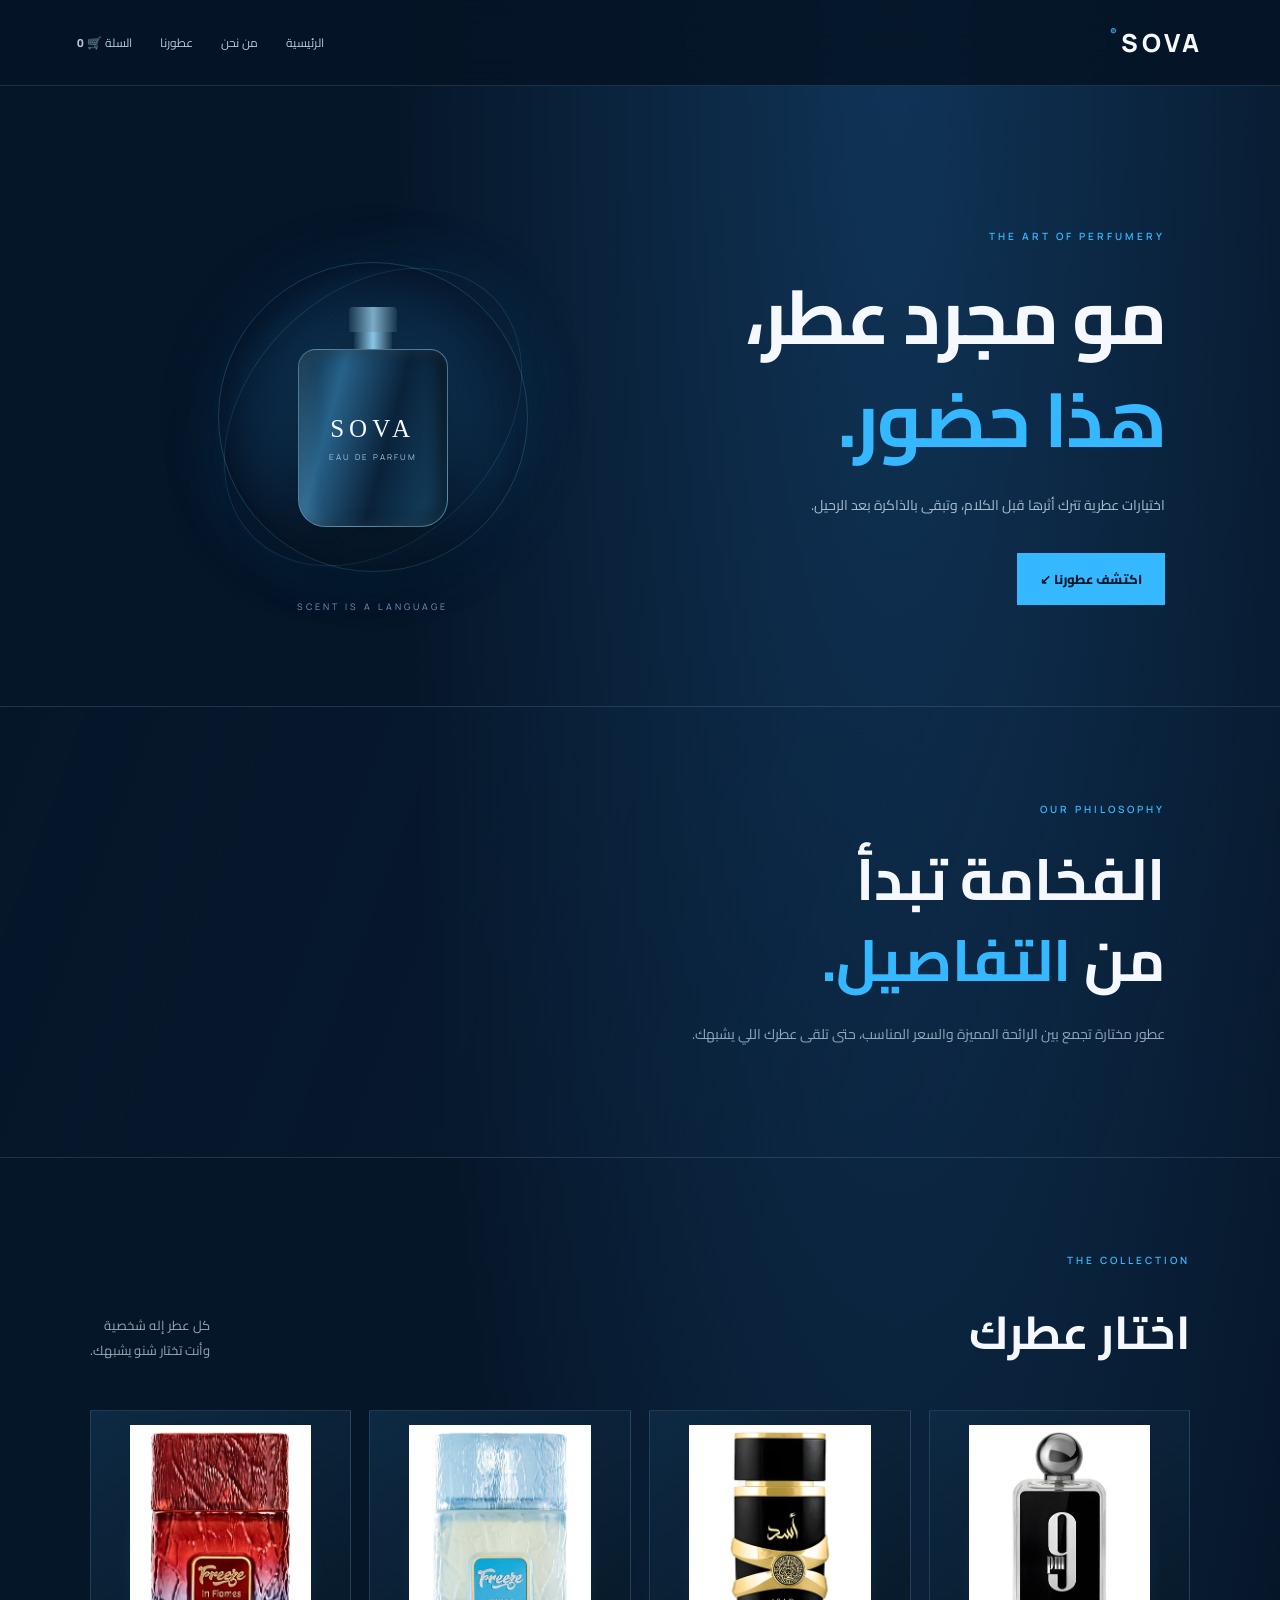
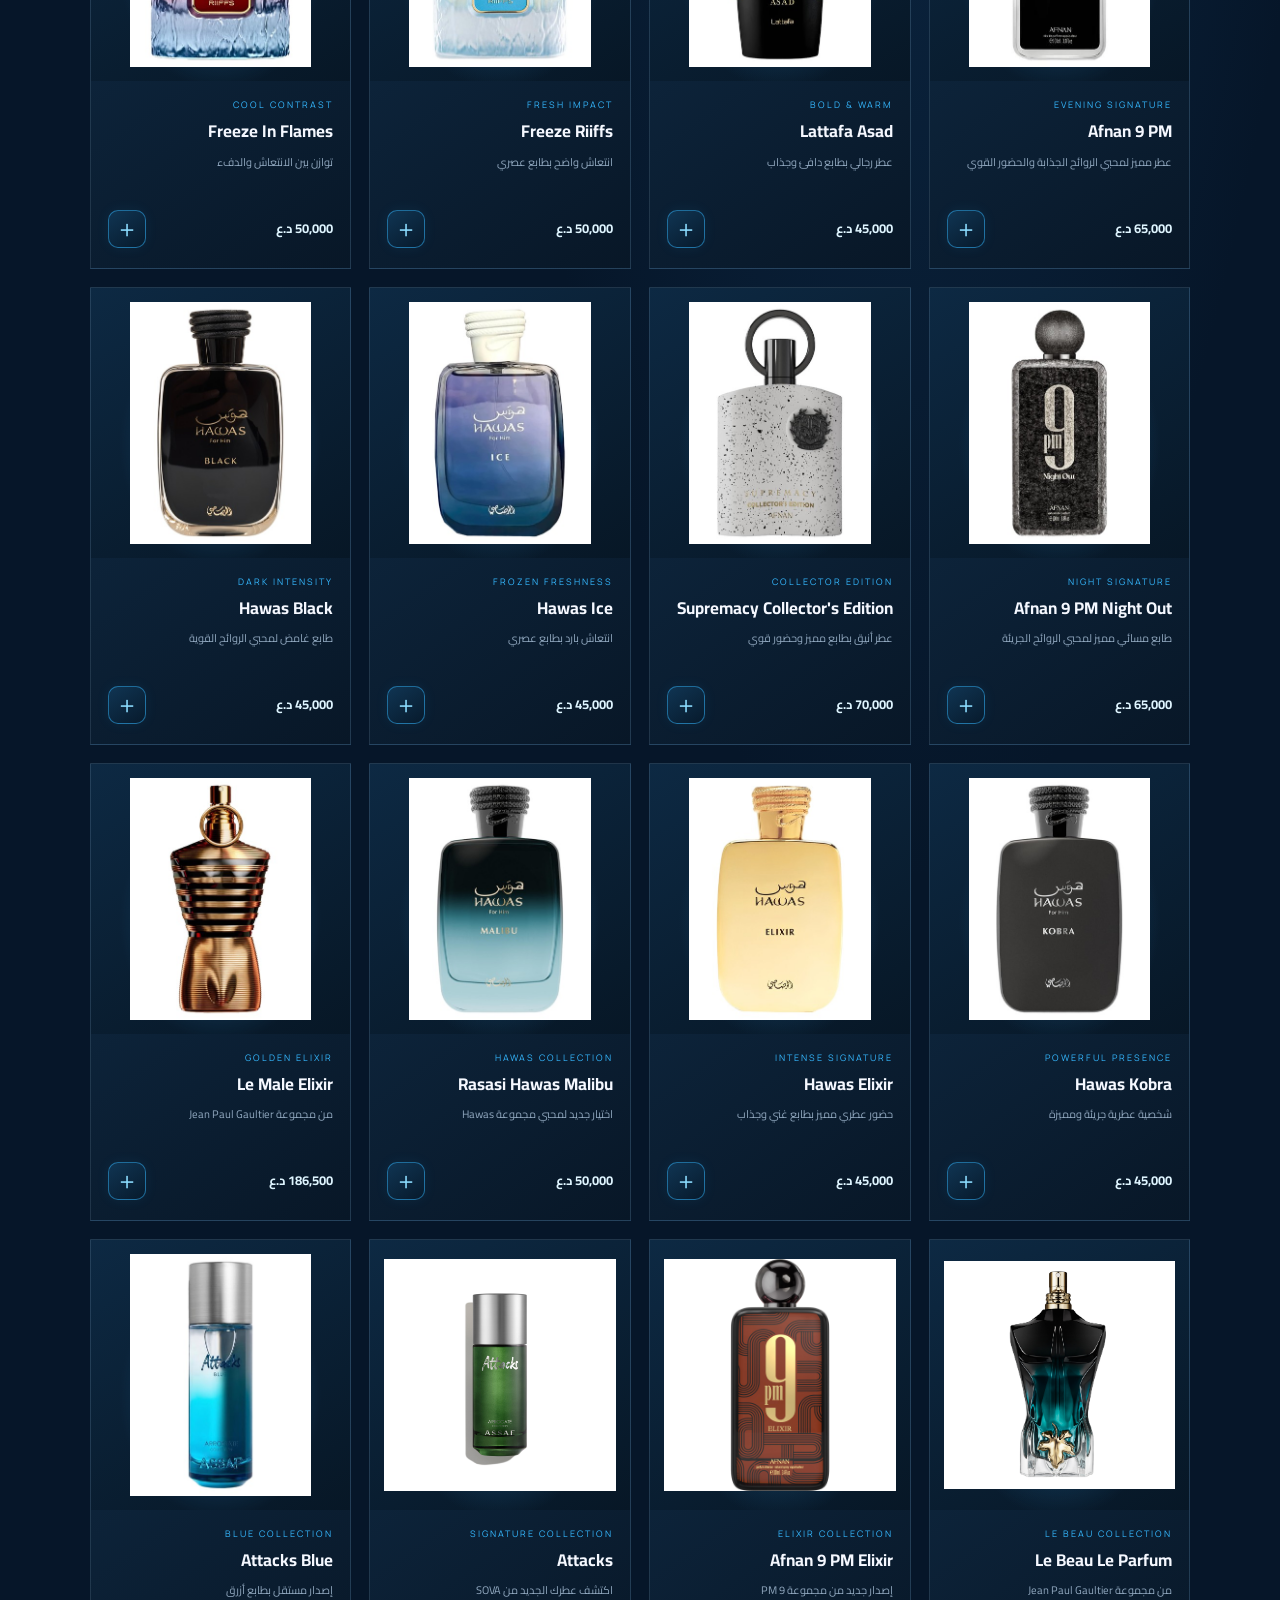
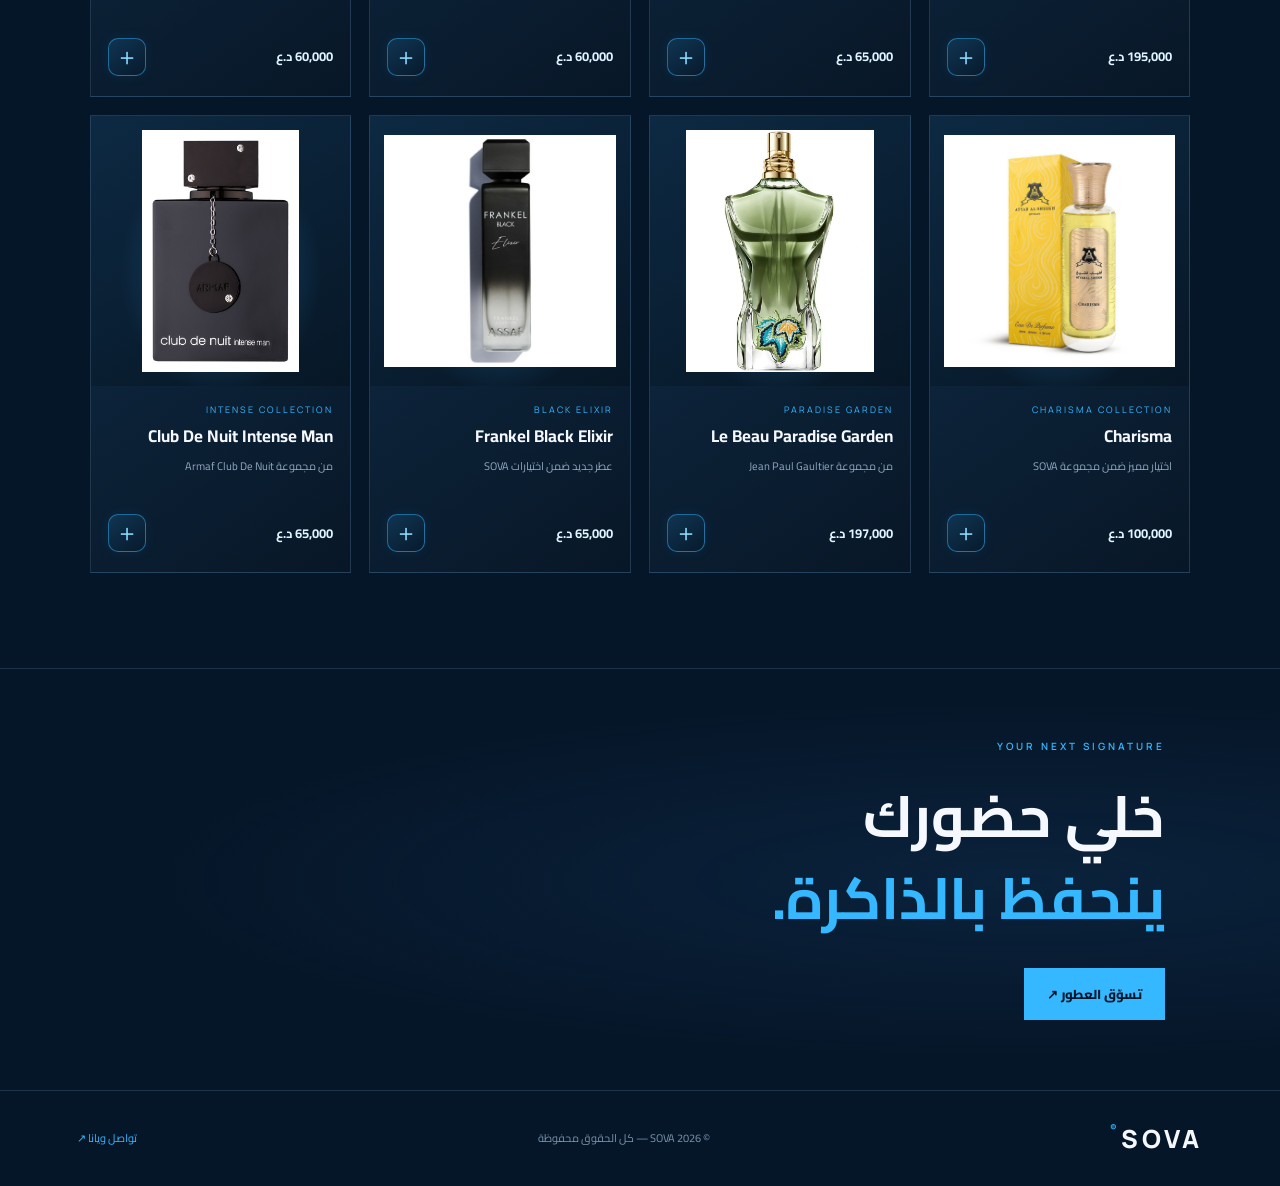
<file: index.html>
<!DOCTYPE html>
<html lang="ar" dir="rtl">
<head>
  <link rel="icon" type="image/svg+xml" href="/static/images/sova-icon.svg">
  <meta charset="UTF-8">
  <meta name="viewport" content="width=device-width, initial-scale=1.0">
  <meta name="theme-color" content="#061629">
  <title>SOVA | عطور فاخرة</title>
  <link rel="stylesheet" href="static/css/style.css">
</head>
<body>

<header class="header">
  <a class="logo" href="index.html">SOVA<span>®</span></a>
  <nav>
    <a href="index.html">الرئيسية</a>
    <a href="#about">من نحن</a>
    <a href="#collection">عطورنا</a>
    <a href="cart.html">السلة 🛒 <b id="cart-count">0</b></a>
  </nav>
</header>

<main>
  <section class="hero">
    <div class="hero-content">
      <p class="eyebrow">THE ART OF PERFUMERY</p>
      <h1>مو مجرد عطر،<br><span>هذا حضور.</span></h1>
      <p class="description">
        اختيارات عطرية تترك أثرها قبل الكلام،
        وتبقى بالذاكرة بعد الرحيل.
      </p>
      <a class="button" href="#collection">اكتشف عطورنا ↙</a>
    </div>

    <div class="hero-art">
      <div class="ring ring-one"></div>
      <div class="ring ring-two"></div>
      <div class="bottle">
        <div class="cap"></div>
        <div class="neck"></div>
        <div class="bottle-body">
          <span>SOVA</span>
          <small>EAU DE PARFUM</small>
        </div>
      </div>
      <p class="art-caption">SCENT IS A LANGUAGE</p>
    </div>
  </section>

  <section class="about" id="about">
    <p class="eyebrow">OUR PHILOSOPHY</p>
    <h2>الفخامة تبدأ<br>من <span>التفاصيل.</span></h2>
    <p>عطور مختارة تجمع بين الرائحة المميزة والسعر المناسب، حتى تلقى عطرك اللي يشبهك.</p>
  </section>

  <section class="collection" id="collection">
    <div class="section-heading">
      <div>
        <p class="eyebrow">THE COLLECTION</p>
        <h2>اختار عطرك</h2>
      </div>
      <p>كل عطر إله شخصية<br>وأنت تختار شنو يشبهك.</p>
    </div>

    <div class="products">

      <!-- OLD COLLECTION -->

      <article class="product">
        <a href="product.html?id=afnan" class="product-image">
          <img src="static/images/AFNAN.jpg" alt="Afnan 9 PM">
        </a>
        <p class="product-label">EVENING SIGNATURE</p>
        <h3>Afnan 9 PM</h3>
        <p class="product-desc">عطر مميز لمحبي الروائح الجذابة والحضور القوي</p>
        <div class="product-bottom">
          <strong>65,000 د.ع</strong>
          <button onclick="addToCart('afnan')">＋</button>
        </div>
      </article>

      <article class="product">
        <a href="product.html?id=asad" class="product-image">
          <img src="static/images/ASAD.jpg" alt="Lattafa Asad">
        </a>
        <p class="product-label">BOLD & WARM</p>
        <h3>Lattafa Asad</h3>
        <p class="product-desc">عطر رجالي بطابع دافئ وجذاب</p>
        <div class="product-bottom">
          <strong>45,000 د.ع</strong>
          <button onclick="addToCart('asad')">＋</button>
        </div>
      </article>

      <article class="product">
        <a href="product.html?id=freeze" class="product-image">
          <img src="static/images/FREEZE RIIFFS.jpg" alt="Freeze Riiffs">
        </a>
        <p class="product-label">FRESH IMPACT</p>
        <h3>Freeze Riiffs</h3>
        <p class="product-desc">انتعاش واضح بطابع عصري</p>
        <div class="product-bottom">
          <strong>50,000 د.ع</strong>
          <button onclick="addToCart('freeze')">＋</button>
        </div>
      </article>

      <article class="product">
        <a href="product.html?id=flames" class="product-image">
          <img src="static/images/FREEZE IN FLAMES RIIFFS.jpg" alt="Freeze In Flames Riiffs">
        </a>
        <p class="product-label">COOL CONTRAST</p>
        <h3>Freeze In Flames</h3>
        <p class="product-desc">توازن بين الانتعاش والدفء</p>
        <div class="product-bottom">
          <strong>50,000 د.ع</strong>
          <button onclick="addToCart('flames')">＋</button>
        </div>
      </article>

      <article class="product">
        <a href="product.html?id=night-out" class="product-image">
          <img src="static/images/night-out.jpg" alt="Afnan 9 PM Night Out">
        </a>
        <p class="product-label">NIGHT SIGNATURE</p>
        <h3>Afnan 9 PM Night Out</h3>
        <p class="product-desc">طابع مسائي مميز لمحبي الروائح الجريئة</p>
        <div class="product-bottom">
          <strong>65,000 د.ع</strong>
          <button onclick="addToCart('night-out')">＋</button>
        </div>
      </article>

      <article class="product">
        <a href="product.html?id=supremacy-ce" class="product-image">
          <img src="static/images/supremacy-ce.jpg" alt="Afnan Supremacy Collector's Edition">
        </a>
        <p class="product-label">COLLECTOR EDITION</p>
        <h3>Supremacy Collector's Edition</h3>
        <p class="product-desc">عطر أنيق بطابع مميز وحضور قوي</p>
        <div class="product-bottom">
          <strong>70,000 د.ع</strong>
          <button onclick="addToCart('supremacy-ce')">＋</button>
        </div>
      </article>

      <article class="product">
        <a href="product.html?id=hawas-ice" class="product-image">
          <img src="static/images/hawas-ice.jpg" alt="Hawas Ice">
        </a>
        <p class="product-label">FROZEN FRESHNESS</p>
        <h3>Hawas Ice</h3>
        <p class="product-desc">انتعاش بارد بطابع عصري</p>
        <div class="product-bottom">
          <strong>45,000 د.ع</strong>
          <button onclick="addToCart('hawas-ice')">＋</button>
        </div>
      </article>

      <article class="product">
        <a href="product.html?id=hawas-black" class="product-image">
          <img src="static/images/hawas-black.jpg" alt="Hawas Black">
        </a>
        <p class="product-label">DARK INTENSITY</p>
        <h3>Hawas Black</h3>
        <p class="product-desc">طابع غامض لمحبي الروائح القوية</p>
        <div class="product-bottom">
          <strong>45,000 د.ع</strong>
          <button onclick="addToCart('hawas-black')">＋</button>
        </div>
      </article>

      <article class="product">
        <a href="product.html?id=hawas-kobra" class="product-image">
          <img src="static/images/hawas-kobra.jpg" alt="Hawas Kobra">
        </a>
        <p class="product-label">POWERFUL PRESENCE</p>
        <h3>Hawas Kobra</h3>
        <p class="product-desc">شخصية عطرية جريئة ومميزة</p>
        <div class="product-bottom">
          <strong>45,000 د.ع</strong>
          <button onclick="addToCart('hawas-kobra')">＋</button>
        </div>
      </article>

      <article class="product">
        <a href="product.html?id=hawas-elixir" class="product-image">
          <img src="static/images/hawas-elixir.jpg" alt="Rasasi Hawas Elixir">
        </a>
        <p class="product-label">INTENSE SIGNATURE</p>
        <h3>Hawas Elixir</h3>
        <p class="product-desc">حضور عطري مميز بطابع غني وجذاب</p>
        <div class="product-bottom">
          <strong>45,000 د.ع</strong>
          <button onclick="addToCart('hawas-elixir')">＋</button>
        </div>
      </article>

      <!-- NEW COLLECTION -->

      <article class="product">
        <a href="product.html?id=hawas-malibu" class="product-image">
          <img src="static/images/hawas-malibu.jpg" alt="Rasasi Hawas Malibu" loading="lazy">
        </a>
        <p class="product-label">HAWAS COLLECTION</p>
        <h3>Rasasi Hawas Malibu</h3>
        <p class="product-desc">اختيار جديد لمحبي مجموعة Hawas</p>
        <div class="product-bottom">
          <strong>50,000 د.ع</strong>
          <button onclick="addToCart('hawas-malibu')">＋</button>
        </div>
      </article>

      <article class="product">
        <a href="product.html?id=le-male-elixir" class="product-image">
          <img src="static/images/le-male-elixir.jpg" alt="Jean Paul Gaultier Le Male Elixir" loading="lazy">
        </a>
        <p class="product-label">GOLDEN ELIXIR</p>
        <h3>Le Male Elixir</h3>
        <p class="product-desc">من مجموعة Jean Paul Gaultier</p>
        <div class="product-bottom">
          <strong>186,500 د.ع</strong>
          <button onclick="addToCart('le-male-elixir')">＋</button>
        </div>
      </article>

      <article class="product">
        <a href="product.html?id=le-beau-le-parfum" class="product-image">
          <img src="static/images/le-beau-le-parfum.jpg" alt="Jean Paul Gaultier Le Beau Le Parfum" loading="lazy">
        </a>
        <p class="product-label">LE BEAU COLLECTION</p>
        <h3>Le Beau Le Parfum</h3>
        <p class="product-desc">من مجموعة Jean Paul Gaultier</p>
        <div class="product-bottom">
          <strong>195,000 د.ع</strong>
          <button onclick="addToCart('le-beau-le-parfum')">＋</button>
        </div>
      </article>

      <article class="product">
        <a href="product.html?id=9pm-elixir" class="product-image">
          <img src="static/images/9pm-elixir.jpg" alt="Afnan 9 PM Elixir" loading="lazy">
        </a>
        <p class="product-label">ELIXIR COLLECTION</p>
        <h3>Afnan 9 PM Elixir</h3>
        <p class="product-desc">إصدار جديد من مجموعة 9 PM</p>
        <div class="product-bottom">
          <strong>65,000 د.ع</strong>
          <button onclick="addToCart('9pm-elixir')">＋</button>
        </div>
      </article>

      <article class="product">
        <a href="product.html?id=attacks" class="product-image">
          <img src="static/images/attacks.jpg" alt="Attacks" loading="lazy">
        </a>
        <p class="product-label">SIGNATURE COLLECTION</p>
        <h3>Attacks</h3>
        <p class="product-desc">اكتشف عطرك الجديد من SOVA</p>
        <div class="product-bottom">
          <strong>60,000 د.ع</strong>
          <button onclick="addToCart('attacks')">＋</button>
        </div>
      </article>

      <article class="product">
        <a href="product.html?id=attacks-blue" class="product-image">
          <img src="static/images/attacks-blue.jpg" alt="Attacks Blue" loading="lazy">
        </a>
        <p class="product-label">BLUE COLLECTION</p>
        <h3>Attacks Blue</h3>
        <p class="product-desc">إصدار مستقل بطابع أزرق</p>
        <div class="product-bottom">
          <strong>60,000 د.ع</strong>
          <button onclick="addToCart('attacks-blue')">＋</button>
        </div>
      </article>

      <article class="product">
        <a href="product.html?id=charisma" class="product-image">
          <img src="static/images/charisma.jpg" alt="Charisma" loading="lazy">
        </a>
        <p class="product-label">CHARISMA COLLECTION</p>
        <h3>Charisma</h3>
        <p class="product-desc">اختيار مميز ضمن مجموعة SOVA</p>
        <div class="product-bottom">
          <strong>100,000 د.ع</strong>
          <button onclick="addToCart('charisma')">＋</button>
        </div>
      </article>

      <article class="product">
        <a href="product.html?id=le-beau-paradise-garden" class="product-image">
          <img src="static/images/le-beau-paradise-garden.jpg" alt="Jean Paul Gaultier Le Beau Paradise Garden" loading="lazy">
        </a>
        <p class="product-label">PARADISE GARDEN</p>
        <h3>Le Beau Paradise Garden</h3>
        <p class="product-desc">من مجموعة Jean Paul Gaultier</p>
        <div class="product-bottom">
          <strong>197,000 د.ع</strong>
          <button onclick="addToCart('le-beau-paradise-garden')">＋</button>
        </div>
      </article>

      <article class="product">
        <a href="product.html?id=frankel-black-elixir" class="product-image">
          <img src="static/images/frankel-black-elixir.jpg" alt="Frankel Black Elixir" loading="lazy">
        </a>
        <p class="product-label">BLACK ELIXIR</p>
        <h3>Frankel Black Elixir</h3>
        <p class="product-desc">عطر جديد ضمن اختيارات SOVA</p>
        <div class="product-bottom">
          <strong>65,000 د.ع</strong>
          <button onclick="addToCart('frankel-black-elixir')">＋</button>
        </div>
      </article>

      <article class="product">
        <a href="product.html?id=club-de-nuit-intense-man" class="product-image">
          <img src="static/images/club-de-nuit-intense-man.jpg" alt="Armaf Club De Nuit Intense Man" loading="lazy">
        </a>
        <p class="product-label">INTENSE COLLECTION</p>
        <h3>Club De Nuit Intense Man</h3>
        <p class="product-desc">من مجموعة Armaf Club De Nuit</p>
        <div class="product-bottom">
          <strong>65,000 د.ع</strong>
          <button onclick="addToCart('club-de-nuit-intense-man')">＋</button>
        </div>
      </article>

    </div>
  </section>

  <section class="closing">
    <p class="eyebrow">YOUR NEXT SIGNATURE</p>
    <h2>خلي حضورك<br><span>ينحفظ بالذاكرة.</span></h2>
    <a class="button" href="#collection">تسوّق العطور ↗</a>
  </section>
</main>

<footer>
  <a class="logo" href="index.html">SOVA<span>®</span></a>
  <p>© 2026 SOVA — كل الحقوق محفوظة</p>
  <a href="https://wa.me/9647806364447">تواصل ويانا ↗</a>
</footer>

<script src="static/js/app.js"></script>
</body>
</html>
</file>
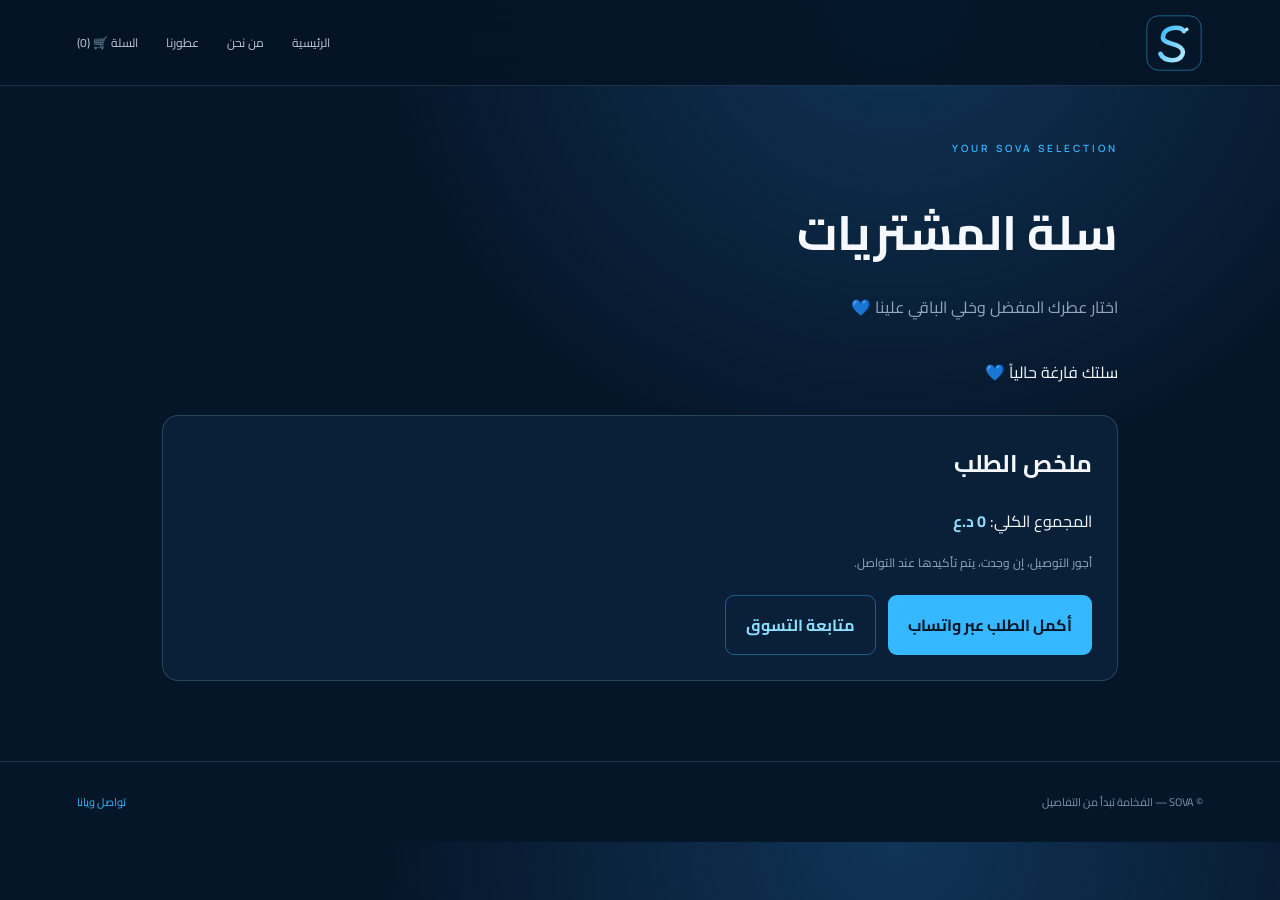
<file: cart.html>
<!DOCTYPE html>
<html lang="ar" dir="rtl">
<head>
  <meta charset="UTF-8">
  <meta name="viewport" content="width=device-width, initial-scale=1.0">
  <meta name="theme-color" content="#061629">
  <title>سلة المشتريات | SOVA</title>

  <link rel="icon" type="image/svg+xml" href="/static/images/sova-icon.svg">
  <link rel="stylesheet" href="/static/css/style.css">

  <style>
    :root {
      --bg: #061629;
      --panel: #0a2038;
      --blue: #35b8ff;
      --cyan: #8cddff;
      --text: #f5f8ff;
      --muted: #91a8bf;
    }

    body {
      background-color: var(--bg);
      color: var(--text);
    }

    .header .logo {
      display: inline-flex !important;
      align-items: center;
      justify-content: center;
      flex-shrink: 0;
      text-decoration: none;
    }

    .header .logo-image {
      display: block !important;
      visibility: visible !important;
      opacity: 1 !important;
      width: 58px !important;
      height: 58px !important;
      min-width: 58px;
      object-fit: contain;
    }

    .cart-page {
      max-width: 1000px;
      margin: auto;
      padding: 55px 22px 80px;
      min-height: 70vh;
    }

    .cart-page h1 {
      font-size: clamp(32px, 5vw, 48px);
      margin-bottom: 8px;
    }

    .cart-subtitle {
      color: var(--muted);
      margin-bottom: 35px;
      line-height: 1.8;
    }

    .cart-item {
      display: flex;
      align-items: center;
      gap: 20px;
      padding: 18px;
      margin-bottom: 14px;
      border-radius: 15px;
      background: linear-gradient(145deg, #102c47, #081727);
      border: 1px solid rgba(154, 204, 238, .16);
    }

    .cart-item img {
      flex-shrink: 0;
      object-fit: contain;
    }

    .cart-item h3 {
      margin: 0 0 8px;
    }

    .cart-item p {
      color: #a7bdd0;
      font-size: 13px;
      line-height: 1.8;
    }

    .cart-item button {
      margin: 4px;
      padding: 7px 12px;
      border: 1px solid #35b8ff66;
      border-radius: 7px;
      background: transparent;
      color: var(--cyan);
      cursor: pointer;
    }

    .cart-item button:hover {
      background: var(--blue);
      color: var(--bg);
    }

    .cart-summary {
      margin-top: 28px;
      padding: 25px;
      border-radius: 16px;
      border: 1px solid rgba(154, 204, 238, .2);
      background: var(--panel);
    }

    .cart-summary h2 {
      margin: 0 0 20px;
    }

    #cart-total {
      color: var(--cyan);
    }

    .cart-buttons {
      display: flex;
      gap: 12px;
      flex-wrap: wrap;
      margin-top: 20px;
    }

    .cart-buttons button,
    .cart-buttons a {
      display: inline-flex;
      align-items: center;
      justify-content: center;
      padding: 14px 20px;
      border-radius: 9px;
      font-weight: bold;
      text-decoration: none;
      cursor: pointer;
    }

    .checkout-button {
      background: var(--blue);
      color: var(--bg);
      border: 0;
    }

    .continue-button {
      border: 1px solid #35b8ff66;
      background: transparent;
      color: var(--cyan);
    }

    .empty-cart {
      padding: 30px 20px;
      text-align: center;
      border: 1px solid rgba(154, 204, 238, .16);
      border-radius: 15px;
      background: var(--panel);
      color: var(--muted);
      line-height: 2;
    }

    @media (max-width: 650px) {
      .header {
        gap: 12px;
      }

      .header .logo-image {
        width: 50px !important;
        height: 50px !important;
        min-width: 50px;
      }

      .cart-page {
        padding: 35px 15px 55px;
      }

      .cart-item {
        gap: 10px;
        padding: 10px;
      }

      .cart-item img {
        width: 65px !important;
        height: 80px !important;
      }

      .cart-item button {
        margin: 3px;
        padding: 6px 9px;
      }

      .cart-buttons {
        flex-direction: column;
      }

      .cart-buttons button,
      .cart-buttons a {
        width: 100%;
      }
    }
  </style>
</head>

<body>

  <header class="header">
    <a class="logo" href="/index.html" aria-label="SOVA - الرئيسية">
      <img
        class="logo-image"
        src="/static/images/sova-icon.svg"
        alt="SOVA"
        onerror="this.style.display='none';this.parentElement.insertAdjacentHTML('beforeend','<span style=&quot;color:#8cddff;font-weight:bold;font-size:25px&quot;>SOVA®</span>')"
      >
    </a>

    <nav>
      <a href="/index.html">الرئيسية</a>
      <a href="/index.html#about">من نحن</a>
      <a href="/index.html#collection">عطورنا</a>
      <a href="/cart.html">السلة 🛒 (<span data-cart-count>0</span>)</a>
    </nav>
  </header>

  <main class="cart-page">
    <p class="eyebrow">YOUR SOVA SELECTION</p>
    <h1>سلة المشتريات</h1>
    <p class="cart-subtitle">
      اختار عطرك المفضل وخلي الباقي علينا 💙
    </p>

    <div id="cart-items">
      <p>جاري تحميل السلة...</p>
    </div>

    <section class="cart-summary">
      <h2>ملخص الطلب</h2>

      <p>
        المجموع الكلي:
        <strong id="cart-total">0 د.ع</strong>
      </p>

      <p style="color:#91a8bf;font-size:12px;line-height:1.9">
        أجور التوصيل، إن وجدت، يتم تأكيدها عند التواصل.
      </p>

      <div class="cart-buttons">
        <button type="button" class="checkout-button" data-checkout>
          أكمل الطلب عبر واتساب
        </button>

        <a href="/index.html#collection" class="continue-button">
          متابعة التسوق
        </a>
      </div>
    </section>
  </main>

  <footer>
    <p>© SOVA — الفخامة تبدأ من التفاصيل</p>
    <a href="https://wa.me/9647806364447">تواصل ويانا</a>
  </footer>

  <script src="/static/js/app.js"></script>
</body>
</html>
</file>
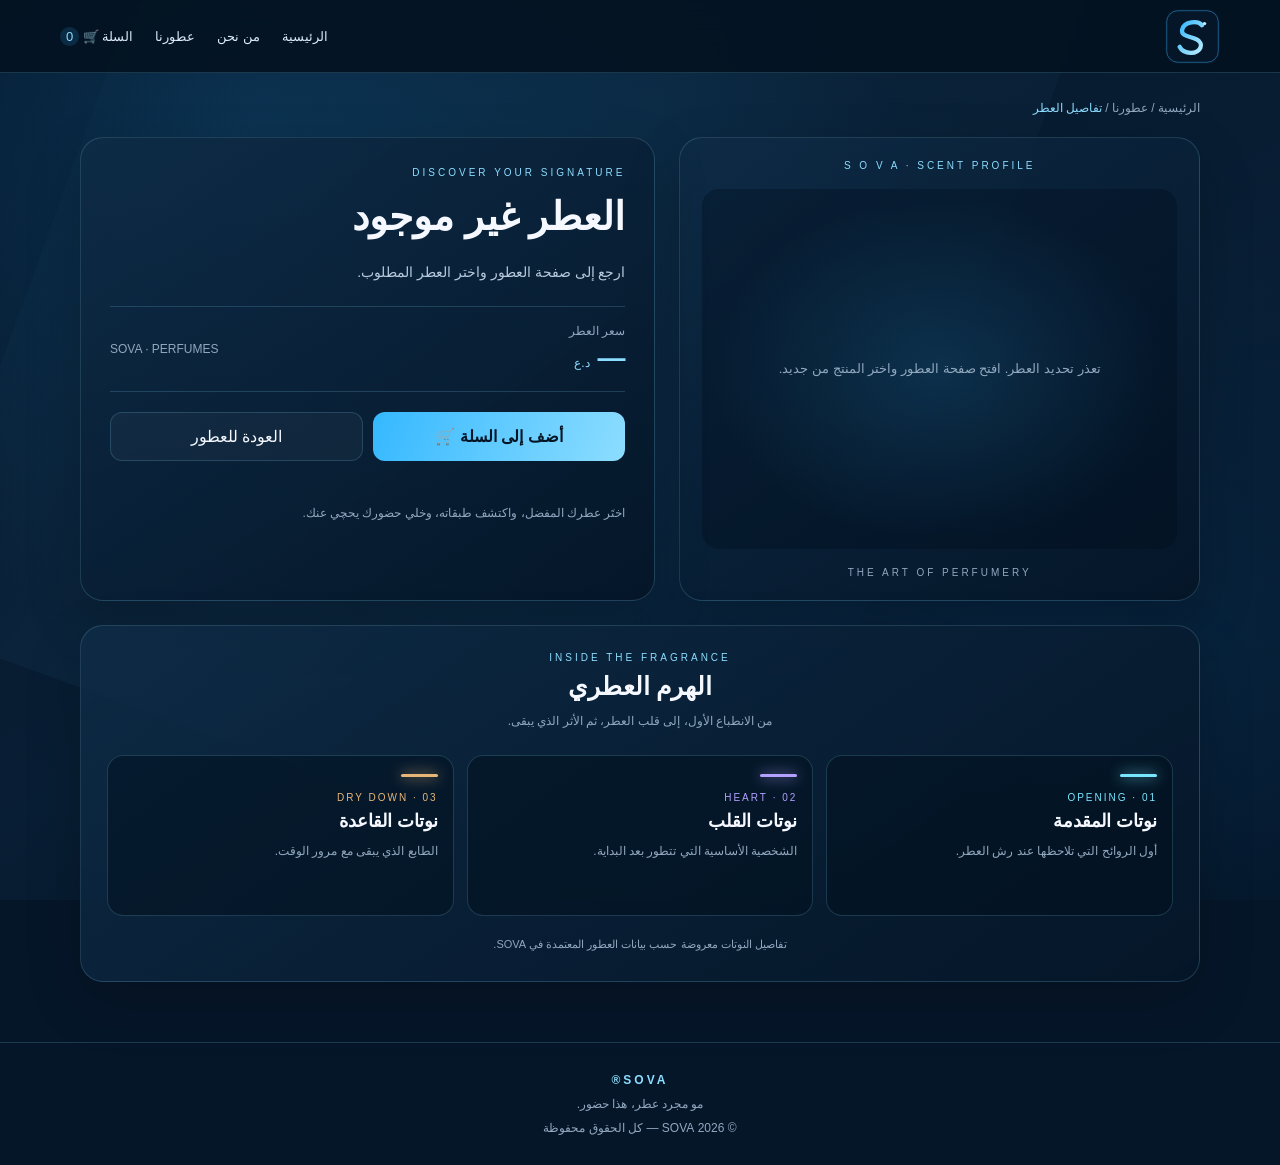
<file: product.html>
<!DOCTYPE html>
<html lang="ar" dir="rtl">
<head>
<meta charset="UTF-8">
<meta name="viewport" content="width=device-width, initial-scale=1">
<meta name="theme-color" content="#061629">
<link rel="icon" type="image/svg+xml" href="/static/images/sova-icon.svg">
<title>تفاصيل العطر | SOVA</title>

<style>
:root {
  --bg:#061629;--panel:#0a2038;--blue:#35b8ff;
  --cyan:#8cddff;--text:#f5f8ff;--muted:#91a8bf;
  --border:rgba(140,221,255,.18);
}
*{box-sizing:border-box}
html{scroll-behavior:smooth}
body{margin:0;background:var(--bg);color:var(--text);font-family:Arial,Tahoma,sans-serif;overflow-x:hidden}
a{color:inherit;text-decoration:none}
button{font:inherit}
.ocean{
  position:fixed;inset:0;overflow:hidden;pointer-events:none;z-index:-1;
  background:radial-gradient(ellipse at 20% 15%,rgba(20,133,203,.2),transparent 45%),radial-gradient(ellipse at 85% 75%,rgba(12,77,132,.24),transparent 48%),linear-gradient(155deg,#061629,#081e34 55%,#041222);
}
.light-beam{position:absolute;width:70%;height:120%;top:-30%;left:5%;background:linear-gradient(110deg,transparent,rgba(75,193,255,.055),transparent);transform:rotate(20deg);animation:beam 12s ease-in-out infinite alternate}
.bubble{position:absolute;bottom:-50px;border:1px solid rgba(140,221,255,.25);border-radius:50%;background:rgba(53,184,255,.035);animation:rise linear infinite}
.bubble:nth-child(2){left:8%;width:12px;height:12px;animation-duration:14s}
.bubble:nth-child(3){left:24%;width:7px;height:7px;animation-duration:19s;animation-delay:3s}
.bubble:nth-child(4){left:48%;width:16px;height:16px;animation-duration:17s;animation-delay:1s}
.bubble:nth-child(5){left:72%;width:9px;height:9px;animation-duration:21s;animation-delay:5s}
.bubble:nth-child(6){left:91%;width:13px;height:13px;animation-duration:16s;animation-delay:2s}
@keyframes rise{to{transform:translateY(-115vh) translateX(35px);opacity:0}}
@keyframes beam{from{transform:translateX(-10%) rotate(20deg)}to{transform:translateX(30%) rotate(20deg)}}
@keyframes appear{from{opacity:0;transform:translateY(22px)}to{opacity:1;transform:translateY(0)}}
@keyframes glow{0%,100%{box-shadow:0 0 18px rgba(53,184,255,.08)}50%{box-shadow:0 0 35px rgba(53,184,255,.2)}}
header{position:sticky;top:0;z-index:20;background:rgba(4,18,33,.9);backdrop-filter:blur(15px);border-bottom:1px solid var(--border)}
.nav{width:min(1160px,92%);margin:auto;min-height:72px;display:flex;align-items:center;justify-content:space-between;gap:18px}
.logo{display:flex;align-items:center;justify-content:center;flex-shrink:0;min-width:55px;min-height:55px;color:var(--cyan);font-size:25px;font-weight:900;letter-spacing:3px}
.logo-image{width:55px;height:55px;max-width:55px;object-fit:contain;display:block}
.links{display:flex;align-items:center;gap:22px;font-size:13px;color:#dceafa}
.links a:hover{color:var(--cyan)}
#cart-count{display:inline-flex;align-items:center;justify-content:center;min-width:19px;height:19px;padding:0 5px;border-radius:50px;background:rgba(53,184,255,.15);color:var(--cyan)}
.page{width:min(1120px,92%);margin:auto;padding:28px 0 60px}
.breadcrumb{font-size:12px;color:var(--muted);margin-bottom:22px}
.breadcrumb span{color:var(--cyan)}
.layout{display:grid;grid-template-columns:.95fr 1.05fr;gap:24px;align-items:stretch}
.panel{min-width:0;border:1px solid var(--border);border-radius:23px;background:linear-gradient(145deg,rgba(14,43,70,.88),rgba(5,22,40,.96));box-shadow:0 20px 55px rgba(0,0,0,.2);overflow:hidden;animation:appear .7s both}
.visual{padding:22px;text-align:center}
.eyebrow{font-size:10px;letter-spacing:3px;color:var(--cyan)}
.stage{min-height:360px;margin-top:18px;border-radius:17px;overflow:hidden;display:flex;align-items:center;justify-content:center;background:radial-gradient(ellipse,rgba(53,184,255,.15),transparent 68%),rgba(1,13,26,.3);animation:glow 6s infinite}
.stage img{display:block;width:100%;max-width:360px;height:350px;object-fit:contain;filter:drop-shadow(0 18px 22px rgba(0,0,0,.32));transition:transform .6s,filter .6s}
.stage img:hover{transform:scale(1.055);filter:drop-shadow(0 15px 30px rgba(53,184,255,.2))}
.missing{padding:24px;color:var(--muted);font-size:13px;line-height:2}
.caption{font-size:10px;letter-spacing:3px;color:var(--muted);margin-top:18px}
.info{padding:29px;animation-delay:.12s}
.kicker{color:var(--cyan);font-size:10px;letter-spacing:3px;margin-bottom:12px}
h1{font-size:clamp(27px,4vw,39px);line-height:1.4;margin:0 0 13px}
.description{font-size:14px;line-height:2;color:#b7cadd;margin:0 0 20px}
.price-row{padding:17px 0;border-top:1px solid var(--border);border-bottom:1px solid var(--border);display:flex;align-items:center;justify-content:space-between;gap:12px;flex-wrap:wrap}
.muted{font-size:12px;color:var(--muted)}
.price{font-size:28px;font-weight:900;color:var(--cyan);margin-top:4px}
.price small{font-size:12px;font-weight:400}
.actions{display:grid;grid-template-columns:1fr 1fr;gap:10px;margin-top:20px}
.btn{min-height:49px;border-radius:12px;border:1px solid var(--border);padding:12px;display:flex;align-items:center;justify-content:center;cursor:pointer;transition:transform .2s,filter .2s,background .2s}
.btn:hover{transform:translateY(-2px);filter:brightness(1.08)}
.primary{background:linear-gradient(110deg,var(--blue),var(--cyan));color:#041525;font-weight:800;border:0}
.secondary{background:rgba(255,255,255,.035);color:var(--text)}
.status{font-size:12px;line-height:1.8;color:var(--cyan);margin-top:13px;min-height:20px}
.trust{font-size:12px;color:var(--muted);line-height:1.9;margin-top:8px}
.notes-panel{margin-top:24px;padding:26px;animation-delay:.2s}
.heading{text-align:center;margin-bottom:22px}
.heading h2{font-size:25px;margin:9px 0}
.heading p{font-size:12px;line-height:1.9;color:var(--muted);margin:0}
.pyramid{display:grid;grid-template-columns:repeat(3,minmax(0,1fr));gap:13px}
.level{--tone:#78e6ff;padding:18px 15px;border-radius:16px;background:rgba(2,16,29,.48);border:1px solid var(--border);min-width:0}
.level::before{content:"";display:block;width:37px;height:3px;background:var(--tone);box-shadow:0 0 14px var(--tone);border-radius:5px;margin-bottom:15px}
.level.top{--tone:#78e6ff}.level.heart{--tone:#b3a0ff}.level.base{--tone:#e8b777}
.level-num{font-size:10px;letter-spacing:2px;color:var(--tone);margin-bottom:7px}
.level h3{font-size:18px;margin:0 0 9px}
.level-desc{font-size:12px;color:var(--muted);line-height:1.8;min-height:42px;margin:0 0 14px}
.chips{display:flex;flex-wrap:wrap;gap:8px}
.chip{display:inline-flex;align-items:center;gap:7px;padding:8px 10px;border-radius:9px;font-size:12px;line-height:1.5;background:rgba(53,184,255,.06);border:1px solid var(--border)}
.dot{width:8px;height:8px;flex:0 0 8px;border-radius:50%;background:var(--note);box-shadow:0 0 9px var(--note)}
.footnote{text-align:center;color:var(--muted);font-size:11px;line-height:1.9;margin:18px 0 0}
footer{border-top:1px solid var(--border);padding:25px 12px;text-align:center;color:var(--muted);font-size:12px;line-height:2}
footer strong{color:var(--cyan);letter-spacing:3px}
@media(max-width:760px){.nav{min-height:64px}.logo{min-width:48px;min-height:48px}.logo-image{width:48px;height:48px}.links{gap:11px;font-size:11px}.page{padding-top:22px}.layout{grid-template-columns:1fr;gap:15px}.stage{min-height:270px}.stage img{height:270px}.info{padding:22px}.notes-panel{padding:19px 14px}.pyramid{grid-template-columns:1fr;gap:11px}.level{padding:17px}.level-desc{min-height:0}}
@media(max-width:390px){.links{gap:8px;font-size:10px}.logo-image{width:42px;height:42px}.actions{grid-template-columns:1fr}}
@media(prefers-reduced-motion:reduce){*,*::before,*::after{animation:none!important;scroll-behavior:auto!important;transition:none!important}}
</style>
</head>

<body>
<div class="ocean" aria-hidden="true">
  <div class="light-beam"></div>
  <div class="bubble"></div><div class="bubble"></div><div class="bubble"></div>
  <div class="bubble"></div><div class="bubble"></div>
</div>

<header>
  <nav class="nav">
    <a class="logo" href="/index.html" aria-label="SOVA - الرئيسية">
      <img class="logo-image" src="/static/images/sova-icon.svg" alt="SOVA"
        onerror="this.style.display='none';this.parentElement.textContent='SOVA®';">
    </a>
    <div class="links">
      <a href="/index.html">الرئيسية</a>
      <a href="/index.html#about">من نحن</a>
      <a href="/index.html#collection">عطورنا</a>
      <a href="/cart.html">السلة 🛒 <span id="cart-count">0</span></a>
    </div>
  </nav>
</header>

<main class="page">
  <div class="breadcrumb">
    <a href="/index.html">الرئيسية</a> / عطورنا / <span id="breadcrumb">تفاصيل العطر</span>
  </div>

  <div class="layout">
    <section class="panel visual">
      <div class="eyebrow">S O V A · SCENT PROFILE</div>
      <div class="stage" id="image-stage">
        <img id="product-image" alt="صورة العطر">
      </div>
      <div class="caption">THE ART OF PERFUMERY</div>
    </section>

    <section class="panel info">
      <div class="kicker">DISCOVER YOUR SIGNATURE</div>
      <h1 id="product-name">تفاصيل العطر</h1>
      <p class="description" id="product-description">اكتشف عطرك المميز من SOVA.</p>
      <div class="price-row">
        <div>
          <div class="muted">سعر العطر</div>
          <div class="price"><span id="product-price">—</span> <small>د.ع</small></div>
        </div>
        <div class="muted">SOVA · PERFUMES</div>
      </div>
      <div class="actions">
        <button class="btn primary" id="add-to-cart">أضف إلى السلة 🛒</button>
        <a class="btn secondary" href="/index.html#collection">العودة للعطور</a>
      </div>
      <div class="status" id="cart-status" role="status" aria-live="polite"></div>
      <div class="trust">اختَر عطرك المفضل، واكتشف طبقاته، وخلي حضورك يحچي عنك.</div>
    </section>
  </div>

  <section class="panel notes-panel">
    <div class="heading">
      <div class="eyebrow">INSIDE THE FRAGRANCE</div>
      <h2>الهرم العطري</h2>
      <p>من الانطباع الأول، إلى قلب العطر، ثم الأثر الذي يبقى.</p>
    </div>
    <div class="pyramid">
      <article class="level top">
        <div class="level-num">01 · OPENING</div>
        <h3>نوتات المقدمة</h3>
        <p class="level-desc">أول الروائح التي تلاحظها عند رش العطر.</p>
        <div class="chips" id="top-notes"></div>
      </article>
      <article class="level heart">
        <div class="level-num">02 · HEART</div>
        <h3>نوتات القلب</h3>
        <p class="level-desc">الشخصية الأساسية التي تتطور بعد البداية.</p>
        <div class="chips" id="middle-notes"></div>
      </article>
      <article class="level base">
        <div class="level-num">03 · DRY DOWN</div>
        <h3>نوتات القاعدة</h3>
        <p class="level-desc">الطابع الذي يبقى مع مرور الوقت.</p>
        <div class="chips" id="base-notes"></div>
      </article>
    </div>
    <p class="footnote">تفاصيل النوتات معروضة حسب بيانات العطور المعتمدة في SOVA.</p>
  </section>
</main>

<footer>
  <strong>SOVA®</strong>
  <div>مو مجرد عطر، هذا حضور.</div>
  <div>© 2026 SOVA — كل الحقوق محفوظة</div>
</footer>

<script src="/static/js/app.js"></script>
<script>
const perfumes = {
  "afnan": {
    name:"Afnan 9 PM",price:65000,image:"/static/images/AFNAN.jpg",
    description:"عطر شرقي بفانيليا للرجال، صدر عام 2020.",
    notes:{top:["التفاح","القرفة","الخزامى البري","البرغموت"],middle:["زهر البرتقال","زنابق الوادي"],base:["الفانيليا","حبوب التونكا","العنبر","الباتشولي"]}
  },
  "night-out": {
    name:"Afnan 9 PM Night Out",price:65000,image:"/static/images/night-out.jpg",
    description:"عطر شرقي حار للجنسين، صدر عام 2026، من ابتكار كوينتين روسيل وعمران فضلاني.",
    notes:{
      top:["فاكهة التنين","الكونياك","الخزامى","التفاح","البرغموت"],
      middle:["التوفي","الجلد المدبوغ","الهيل","خشب الأرز","الماهوجني"],
      base:["فول التونكا","خشب الأكيجالا","الأمبروفيكس","الباتشولي"]
    }
  },
  "asad": {
    name:"Lattafa Asad",price:45000,image:"/static/images/ASAD.jpg",
    description:"عطر شرقي للرجال، صدر عام 2021.",
    notes:{top:["الفلفل الأسود","التبغ","الأناناس"],middle:["الباتشولي","القهوة","السوسن"],base:["الفانيليا","العنبر","الأخشاب الجافة","البنزوين","اللابدانوم"]}
  },
  "freeze": {
    name:"RiiFFS Freeze",price:50000,image:"/static/images/FREEZE RIIFFS.jpg",
    description:"انتعاش واضح بطابع عصري.",
    notes:{top:["النعناع","الليمون","البرغموت"],middle:["الشاي","الزنجبيل","المريمية"],base:["المسك","خشب الأرز"]}
  },
  "flames": {
    name:"RiiFFS Freeze In Flames",price:50000,image:"/static/images/FREEZE IN FLAMES RIIFFS.jpg",
    description:"توازن بين الانتعاش والدفء.",
    notes:{top:["التوت","النعناع","التفاح"],middle:["الخزامى","الشاي","المريمية"],base:["المسك","خشب الأرز"]}
  },
  "supremacy-ce": {
    name:"Afnan Supremacy Collector's Edition",price:70000,image:"/static/images/supremacy-ce.jpg",
    description:"عطر أنيق بطابع مميز وحضور قوي.",
    notes:{top:["الأناناس","البرغموت","التفاح"],middle:["زهر البرتقال","البتولا","العنبر"],base:["طحلب البلوط","المسك","العنبر"]}
  },
  "hawas-elixir": {
    name:"Rasasi Hawas Elixir",price:45000,image:"/static/images/hawas-elixir.jpg",
    description:"عطر شرقي فانيليا للجنسين، صدر عام 2024.",
    notes:{
      top:["النعناع","البرغموت","الشيح"],
      middle:["الشوكولاتة الداكنة","الخزامى","البنزوين - الجاوي"],
      base:["الفانيليا","حبوب التونكا","المسك الأبيض"]
    }
  },
  "hawas-ice": {
    name:"Rasasi Hawas Ice",price:45000,image:"/static/images/hawas-ice.jpg",
    description:"انتعاش بارد بطابع عصري.",
    notes:{top:["التفاح","الليمون","البرغموت"],middle:["البرقوق","زهر البرتقال","الهيل"],base:["المسك","العنبر","الأخشاب"]}
  },
  "hawas-black": {
    name:"Rasasi Hawas Black",price:45000,image:"/static/images/hawas-black.jpg",
    description:"طابع غامض لمحبي الروائح القوية.",
    notes:{top:["البرغموت","الأناناس","الجريب فروت"],middle:["الباتشولي","خشب الأرز","الياسمين"],base:["طحلب البلوط","الأخشاب","العنبر"]}
  },
  "hawas-kobra": {
    name:"Rasasi Hawas Kobra",price:45000,image:"/static/images/hawas-kobra.jpg",
    description:"شخصية عطرية جريئة ومميزة.",
    notes:{top:["الزنجبيل","البرغموت","اليوسفي"],middle:["الشاي الأخضر","النيرولي","القرفة"],base:["المسك","الأخشاب","العنبر"]}
  },
  "hawas-malibu": {
    name:"Rasasi Hawas Malibu",price:50000,image:"/static/images/hawas-malibu.jpg",
    description:"عطر أروماتك للجنسين، صدر عام 2025.",
    notes:{
      top:["الأناناس","البرتقال","الجريب فروت"],
      middle:["العنبر","السوسن","الخزامى"],
      base:["حبوب التونكا","المسك","الباتشولي","أخشاب الكشمير"]
    }
  },
  "le-male-elixir": {
    name:"Jean Paul Gaultier Le Male Elixir",price:186500,image:"/static/images/le-male-elixir.jpg",
    description:"عطر شرقي فوچير للرجال، صدر عام 2023.",
    notes:{
      top:["الخزامى","النعناع"],
      middle:["الفانيليا","البنزوين - الجاوي"],
      base:["العسل","حبوب التونكا","التبغ"]
    }
  },
  "le-beau-le-parfum": {
    name:"Jean Paul Gaultier Le Beau Le Parfum",price:195000,image:"/static/images/le-beau-le-parfum.jpg",
    description:"عطر شرقي خشبي للرجال، صدر عام 2022.",
    notes:{
      top:["الأناناس","السوسن","الزنجبيل","أشجار السرو"],
      middle:["جوز الهند","الأخشاب"],
      base:["حبوب التونكا","خشب الصندل","العنبر","الآمبرغريس"]
    }
  },
  "9pm-elixir": {
    name:"Afnan 9 PM Elixir",price:65000,image:"/static/images/9pm-elixir.jpg",
    description:"عطر شرقي حار للجنسين، صدر عام 2025.",
    notes:{
      top:["الهيل","جوزة الطيب","الإليمي"],
      middle:["الفلفل الإفرنجي","الجلود","الخزامى"],
      base:["الفانيليا","الباتشولي","اللابدانوم","الورد الصخري"]
    }
  },
  "attacks": {
    name:"Attacks",price:60000,image:"/static/images/attacks.jpg",
    description:"عطر خشبي أروماتك للرجال، صدر عام 2026.",
    notes:{
      top:["الريحان","نجيل الهند من هايتي","فلفل تيمور","الفريزيا"],
      middle:["أكيغالاوود","جورجي وود","بيتاليا"],
      base:["أوراق الباتشولي الإندونيسي","أمبروفيكس"]
    }
  },
  "attacks-blue": {
    name:"Attacks Blue",price:60000,image:"/static/images/attacks-blue.jpg",
    description:"عطر شرقي خشبي للجنسين، صدر عام 2026.",
    notes:{
      top:["البرغموت","زهر الزيزفون"],
      middle:["زهر البرتقال","الياسمين"],
      base:["العنبر","نجيل الهند","الباتشولي"]
    }
  },
  "charisma": {
    name:"Charisma",price:100000,image:"/static/images/charisma.jpg",
    description:"عطر غني يجمع بين التوابل والورد والأخشاب، بثبات وفوحان مميز.",
    notes:{
      top:["الفلفل الإفرنجي (Pimiento)","القرفة"],
      middle:["الورد","الأوريس (السوسن)","الفواكه"],
      base:["العنبر (Ambergris)","خشب الأرز","الباتشولي","المسك"]
    }
  },
  "le-beau-paradise-garden": {
    name:"Jean Paul Gaultier Le Beau Paradise Garden",price:197000,image:"/static/images/le-beau-paradise-garden.jpg",
    description:"عطر للرجال، صدر عام 2024.",
    notes:{
      top:["النوتات الخضراء","رائحة الماء","النعناع","الزنجبيل"],
      middle:["جوز الهند","ثمار التين","الملح"],
      base:["حبوب التونكا","خشب الصندل"]
    }
  },
  "frankel-black-elixir": {
    name:"Frankel Black Elixir",price:65000,image:"/static/images/frankel-black-elixir.jpg",
    description:"عطر شرقي فانيليا للجنسين، صدر عام 2026.",
    notes:{
      top:["الليمون","السوسن"],
      middle:["نجيل الهند","البنفسج","الريحان"],
      base:["خشب الأرز","العنبر","الفانيليا","المسك"]
    }
  },
  "club-de-nuit-intense-man": {
    name:"Armaf Club De Nuit Intense Man",price:65000,image:"/static/images/club-de-nuit-intense-man.jpg",
    description:"عطر خشبي حار للرجال، صدر عام 2015.",
    notes:{
      top:["الليمون","الأناناس","البرغموت","الكشمش الأسود","التفاح"],
      middle:["أخشاب البتولا","الياسمين","الورد"],
      base:["المسك","الآمبرغريس","الباتشولي","الفانيليا"]
    }
  }
};

const noteColors=["#78e6ff","#b3a0ff","#e8b777","#8ee6bb","#ff9fba","#ffd166","#8cbcff"];

function renderNotes(containerId,notes){
  const container=document.getElementById(containerId);
  container.replaceChildren();

  (notes||[]).forEach((note,index)=>{
    const chip=document.createElement("span");
    chip.className="chip";
    const dot=document.createElement("span");
    dot.className="dot";
    dot.style.setProperty("--note",noteColors[index%noteColors.length]);
    const label=document.createElement("span");
    label.textContent=note;
    chip.append(dot,label);
    container.appendChild(chip);
  });

  if(!container.children.length){
    const message=document.createElement("span");
    message.className="muted";
    message.textContent="سيتم إضافة تفاصيل النوتات العطرية قريباً.";
    container.appendChild(message);
  }
}

function updateCartCount(){
  const countElement=document.getElementById("cart-count");
  if(!countElement)return;

  try{
    const cart=JSON.parse(localStorage.getItem("sova_cart")||"{}");
    const count=cart&&typeof cart==="object"&&!Array.isArray(cart)
      ?Object.values(cart).reduce((sum,quantity)=>sum+Math.max(0,Number(quantity)||0),0)
      :0;
    countElement.textContent=count;
  }catch(error){
    countElement.textContent="0";
  }
}

function renderProduct(){
  const id=new URLSearchParams(location.search).get("id");
  const product=perfumes[id];

  if(!product){
    document.getElementById("product-name").textContent="العطر غير موجود";
    document.getElementById("product-description").textContent="ارجع إلى صفحة العطور واختر العطر المطلوب.";
    document.getElementById("image-stage").innerHTML='<div class="missing">تعذر تحديد العطر. افتح صفحة العطور واختر المنتج من جديد.</div>';
    document.getElementById("add-to-cart").disabled=true;
    return;
  }

  document.title=product.name+" | SOVA";
  document.getElementById("breadcrumb").textContent=product.name;
  document.getElementById("product-name").textContent=product.name;
  document.getElementById("product-description").textContent=product.description;
  document.getElementById("product-price").textContent=product.price.toLocaleString("en-US");

  const img=document.getElementById("product-image");
  img.alt=product.name;

  img.onerror=()=>{
    img.style.display="none";
    if(!document.querySelector("#image-stage .missing")){
      const message=document.createElement("div");
      message.className="missing";
      message.textContent="تعذر تحميل الصورة. تأكد من اسم الصورة داخل مجلد static/images.";
      document.getElementById("image-stage").appendChild(message);
    }
  };

  img.onload=()=>{
    img.style.display="block";
    const message=document.querySelector("#image-stage .missing");
    if(message)message.remove();
  };

  img.src=product.image;

  renderNotes("top-notes",product.notes.top);
  renderNotes("middle-notes",product.notes.middle);
  renderNotes("base-notes",product.notes.base);

  const addButton=document.getElementById("add-to-cart");
  const status=document.getElementById("cart-status");

  addButton.onclick=()=>{
    if(typeof window.sovaAddToCart==="function"){
      window.sovaAddToCart(id);
      status.textContent="تمت محاولة إضافة العطر إلى السلة. افتح السلة للتأكد.";
      updateCartCount();
    }else{
      status.textContent="تعذر الوصول إلى نظام السلة. تحقق من ملف static/js/app.js.";
    }
  };

  updateCartCount();
}

renderProduct();
</script>
</body>
</html>
</file>
<file: static/css/style.css>
@import url('https://fonts.googleapis.com/css2?family=Cairo:wght@400;500;600;700;800&family=Manrope:wght@400;500;600;700;800&display=swap');

:root {
  --bg: #061629;
  --panel: #0a2038;
  --blue: #35b8ff;
  --cyan: #8cddff;
  --text: #f5f8ff;
  --muted: #91a8bf;
  --line: rgba(154,204,238,.16);
}

* { box-sizing: border-box; }

html {
  scroll-behavior: smooth;
  scroll-padding-top: 90px;
}

body {
  margin: 0;
  background: radial-gradient(ellipse at 70% 0%, #103457 0, transparent 40%), var(--bg);
  color: var(--text);
  font-family: 'Cairo', sans-serif;
  overflow-x: hidden;
}

a { color: inherit; text-decoration: none; }
button { font: inherit; cursor: pointer; }

.header {
  min-height: 86px;
  display: flex;
  align-items: center;
  justify-content: space-between;
  padding: 0 clamp(20px, 6vw, 88px);
  border-bottom: 1px solid var(--line);
  background: rgba(5,20,37,.88);
  backdrop-filter: blur(18px);
  position: sticky;
  top: 0;
  z-index: 20;
}

.logo {
  font: 800 25px Manrope, sans-serif;
  letter-spacing: 4px;
  color: #f5f8ff;
}

.logo span {
  font-size: 10px;
  color: var(--blue);
  vertical-align: top;
}

nav {
  display: flex;
  align-items: center;
  gap: 28px;
}

nav a {
  font-size: 12px;
  color: #b8cadd;
  transition: color .2s;
}

nav a:hover { color: var(--blue); }

.hero {
  min-height: 620px;
  padding: 70px clamp(22px, 9vw, 140px) 28px;
  display: grid;
  grid-template-columns: 1fr 1fr;
  align-items: center;
  gap: 20px;
  position: relative;
  overflow: hidden;
}

.hero-content {
  z-index: 2;
  animation: rise .9s both;
}

.eyebrow {
  font: 600 10px Manrope, sans-serif;
  letter-spacing: 3px;
  color: var(--blue);
  margin: 0 0 22px;
}

.hero h1 {
  font-size: clamp(44px, 6vw, 76px);
  line-height: 1.35;
  margin: 0 0 20px;
  letter-spacing: -2px;
}

.hero h1 span,
.about h2 span,
.closing h2 span { color: var(--blue); }

.description {
  max-width: 420px;
  color: #a7bdd0;
  line-height: 2;
  font-size: 14px;
}

.button {
  display: inline-flex;
  align-items: center;
  justify-content: center;
  margin-top: 20px;
  padding: 14px 23px;
  background: var(--blue);
  color: #04172a;
  font-size: 13px;
  font-weight: 800;
  transition: .25s;
}

.button:hover {
  transform: translateY(-3px);
  background: var(--cyan);
}

.hero-art {
  height: 420px;
  display: grid;
  place-items: center;
  position: relative;
  isolation: isolate;
}

.hero-art:before {
  content: "";
  position: absolute;
  width: 300px;
  height: 300px;
  border-radius: 50%;
  background: radial-gradient(circle, #1c5b88 0, #0b2b4a 48%, transparent 72%);
}

.ring {
  position: absolute;
  width: 310px;
  height: 310px;
  border: 1px solid #61bff13a;
  border-radius: 50%;
  box-shadow: 0 0 65px #0b4b7928;
}

.ring-one { animation: spin 34s linear infinite; }

.ring-two {
  width: 250px;
  height: 340px;
  transform: rotate(45deg);
  border-color: #61bff126;
}

.bottle {
  position: relative;
  z-index: 1;
  width: 150px;
  filter: drop-shadow(0 20px 30px #0009);
  animation: float 5s ease-in-out infinite;
}

.cap {
  width: 48px;
  height: 25px;
  margin: auto;
  background: linear-gradient(90deg, #19364e, #7dacc8, #17364d);
  border-radius: 4px 4px 1px 1px;
}

.neck {
  width: 38px;
  height: 17px;
  margin: auto;
  background: linear-gradient(90deg, #15334b, #8cc5e5, #18354d);
}

.bottle-body {
  height: 178px;
  border: 1px solid #8cc5e57a;
  border-radius: 18px 18px 27px 27px;
  background: linear-gradient(105deg, #0a243a, #28628a 25%, #0a223a 58%, #17486a);
  box-shadow: inset 9px 0 15px #9cdef32b, inset -10px 0 16px #0008;
  display: flex;
  align-items: center;
  justify-content: center;
  flex-direction: column;
  gap: 8px;
}

.bottle-body span {
  font: 500 25px Georgia, serif;
  letter-spacing: 5px;
}

.bottle-body small {
  font: 8px Manrope, sans-serif;
  letter-spacing: 2px;
  color: #9ecce5;
}

.art-caption {
  position: absolute;
  bottom: 5px;
  font: 9px Manrope, sans-serif;
  letter-spacing: 3px;
  color: #7698b4;
}

.about {
  padding: 95px clamp(22px, 9vw, 140px);
  border-top: 1px solid var(--line);
  border-bottom: 1px solid var(--line);
  background: linear-gradient(110deg, transparent, #0a24402e, transparent);
}

.about h2,
.closing h2 {
  font-size: clamp(36px, 5vw, 58px);
  line-height: 1.4;
  margin: 20px 0;
}

.about > p:last-child {
  max-width: 520px;
  color: var(--muted);
  line-height: 2;
  font-size: 14px;
}

.collection { padding: 95px clamp(22px, 7vw, 105px); }

.section-heading {
  display: flex;
  justify-content: space-between;
  align-items: end;
  margin-bottom: 35px;
}

.section-heading h2 {
  font-size: clamp(32px, 4vw, 46px);
  margin: 0;
}

.section-heading > p {
  font-size: 13px;
  color: var(--muted);
  line-height: 1.9;
}

.products {
  display: grid;
  grid-template-columns: repeat(4, minmax(0, 1fr));
  gap: 18px;
}

.product {
  min-width: 0;
  overflow: hidden;
  background: linear-gradient(145deg, #102c47, #081727);
  border: 1px solid var(--line);
  padding: 0 0 18px;
  transition: transform .3s, border-color .3s;
}

.product:hover {
  transform: translateY(-7px);
  border-color: #35b8ff70;
}

.product-image {
  height: 270px;
  padding: 14px;
  display: flex;
  align-items: center;
  justify-content: center;
  background: radial-gradient(ellipse at 50% 58%, #1b527a 0, transparent 55%), linear-gradient(150deg, #0d2943, #071726);
  overflow: hidden;
}

.product-image img {
  display: block;
  width: 100%;
  height: 100%;
  max-width: 100%;
  max-height: 100%;
  object-fit: contain;
  object-position: center;
  transition: transform .45s;
}

.product:hover .product-image img { transform: scale(1.06); }

.product-label {
  font: 9px Manrope, sans-serif;
  letter-spacing: 2px;
  color: var(--blue);
  margin: 17px 17px 7px;
}

.product h3 {
  font-size: 17px;
  line-height: 1.6;
  margin: 0 17px 7px;
}

.product-desc {
  font-size: 11px;
  color: var(--muted);
  line-height: 1.8;
  min-height: 40px;
  margin: 0 17px 15px;
}

/* إصلاح محاذاة السعر وزر إضافة العطر */
.product-bottom {
  display: flex;
  flex-direction: row;
  align-items: center;
  justify-content: space-between;
  gap: 10px;
  min-height: 42px;
  margin: 0 17px;
}

.product-bottom strong {
  display: block;
  margin: 0;
  padding: 0;
  line-height: 1.5;
  font-size: 13px;
  color: #dff5ff;
  white-space: nowrap;
}

.product-bottom button {
  display: inline-flex;
  flex: 0 0 38px;
  align-items: center;
  justify-content: center;
  width: 38px;
  min-width: 38px;
  height: 38px;
  margin: 0;
  padding: 0;
  position: relative;
  top: 0;
  transform: none;
  border: 1px solid #35b8ff80;
  border-radius: 10px;
  background: linear-gradient(145deg, #103553, #071a2c);
  color: var(--cyan);
  font-family: Arial, sans-serif;
  font-size: 24px;
  font-weight: 400;
  line-height: 1;
  box-shadow: 0 0 14px #35b8ff12;
  transition: background .25s, color .25s, box-shadow .25s, border-color .25s;
}

.product-bottom button:hover {
  background: var(--blue);
  border-color: var(--cyan);
  color: #031426;
  box-shadow: 0 0 20px #35b8ff50;
}

.product-bottom button:active {
  transform: scale(.94);
}

.closing {
  padding: 70px clamp(22px, 9vw, 140px);
  border-top: 1px solid var(--line);
  background: radial-gradient(ellipse at 80% 50%, #10345766, transparent 60%);
}

.closing h2 { margin-bottom: 10px; }

footer {
  padding: 30px clamp(20px, 6vw, 88px);
  border-top: 1px solid var(--line);
  display: flex;
  justify-content: space-between;
  align-items: center;
  gap: 18px;
  color: #7995ad;
  font-size: 11px;
}

footer p { margin: 0; }
footer > a:last-child { color: var(--blue); }

.cart-page {
  max-width: 1000px;
  margin: auto;
  padding: 55px 22px 80px;
  min-height: 70vh;
}

.cart-page h1 {
  font-size: clamp(32px, 5vw, 48px);
  margin-bottom: 8px;
}

.cart-subtitle { color: var(--muted); margin-bottom: 35px; }

.cart-item {
  display: flex;
  align-items: center;
  gap: 20px;
  padding: 18px;
  margin-bottom: 14px;
  background: linear-gradient(145deg, #102c47, #081727);
  border: 1px solid var(--line);
}

.cart-item h3 { margin: 0 0 8px; }
.cart-item p { color: #a7bdd0; font-size: 13px; }

.cart-item button {
  margin: 4px;
  padding: 6px 12px;
  border: 1px solid #35b8ff66;
  background: transparent;
  color: var(--cyan);
}

.cart-item button:hover {
  background: var(--blue);
  color: var(--bg);
}

.cart-item button[data-cart-action="plus"],
.cart-item button[data-cart-action="minus"] {
  width: 38px;
  height: 38px;
  padding: 0;
  border-radius: 10px;
  font-family: Arial, sans-serif;
  font-size: 22px;
}

.cart-summary {
  margin-top: 28px;
  padding: 25px;
  border: 1px solid rgba(154,204,238,.2);
  background: var(--panel);
}

.cart-summary h2 { margin: 0 0 20px; }
#cart-total { color: var(--cyan); }

.cart-buttons { display: flex; gap: 12px; flex-wrap: wrap; }

.cart-buttons button,
.cart-buttons a {
  display: inline-flex;
  align-items: center;
  justify-content: center;
  padding: 14px 20px;
  font-weight: bold;
  border: 0;
}

.checkout-button { background: var(--blue); color: var(--bg); }

.continue-button {
  border: 1px solid #35b8ff66 !important;
  background: transparent;
  color: var(--cyan);
}

@keyframes rise {
  from { opacity: 0; transform: translateY(22px); }
  to { opacity: 1; transform: translateY(0); }
}

@keyframes float {
  0%, 100% { transform: translateY(0); }
  50% { transform: translateY(-10px); }
}

@keyframes spin { to { transform: rotate(360deg); } }

@media (max-width: 1000px) {
  .products { grid-template-columns: repeat(2, minmax(0, 1fr)); }
  .hero { min-height: 550px; }
  .hero-art { height: 350px; }
  .product-image { height: 250px; }
}

@media (max-width: 650px) {
  .header {
    min-height: 72px;
    padding: 15px 18px;
    align-items: flex-start;
    gap: 15px;
    flex-direction: column;
  }

  .header nav { flex-wrap: wrap; gap: 14px; }

  .hero {
    grid-template-columns: 1fr;
    padding: 45px 23px 20px;
  }

  .hero h1 { font-size: 50px; }
  .hero-art { height: 320px; grid-row: 2; }
  .ring { width: 245px; height: 245px; }
  .ring-two { width: 200px; height: 285px; }

  .about, .collection, .closing { padding: 65px 22px; }

  .section-heading {
    align-items: flex-start;
    flex-direction: column;
    gap: 12px;
  }

  .section-heading > p br { display: none; }
  .products { gap: 11px; }
  .product-image { height: 180px; }

  .product h3 { font-size: 14px; }
  .product-label { font-size: 8px; margin-right: 12px; margin-left: 12px; }

  .product-desc {
    margin-right: 12px;
    margin-left: 12px;
    min-height: 60px;
  }

  .product-bottom {
    margin: 0 12px;
    gap: 6px;
    min-height: 38px;
  }

  .product-bottom strong { font-size: 11px; }

  .product-bottom button {
    flex-basis: 34px;
    width: 34px;
    min-width: 34px;
    height: 34px;
    font-size: 22px;
  }

  .cart-item { gap: 10px; padding: 10px; }
  .cart-item img { width: 65px !important; height: 80px !important; }
  .cart-item button { margin: 3px; padding: 6px 9px; }
  .cart-item button[data-cart-action="plus"],
  .cart-item button[data-cart-action="minus"] {
    width: 34px;
    height: 34px;
  }

  footer { flex-wrap: wrap; }
  footer p { width: 100%; order: 3; }
}

@media (prefers-reduced-motion: reduce) {
  *, *::before, *::after {
    animation-duration: .01ms !important;
    scroll-behavior: auto !important;
    transition-duration: .01ms !important;
  }
}
</file>
